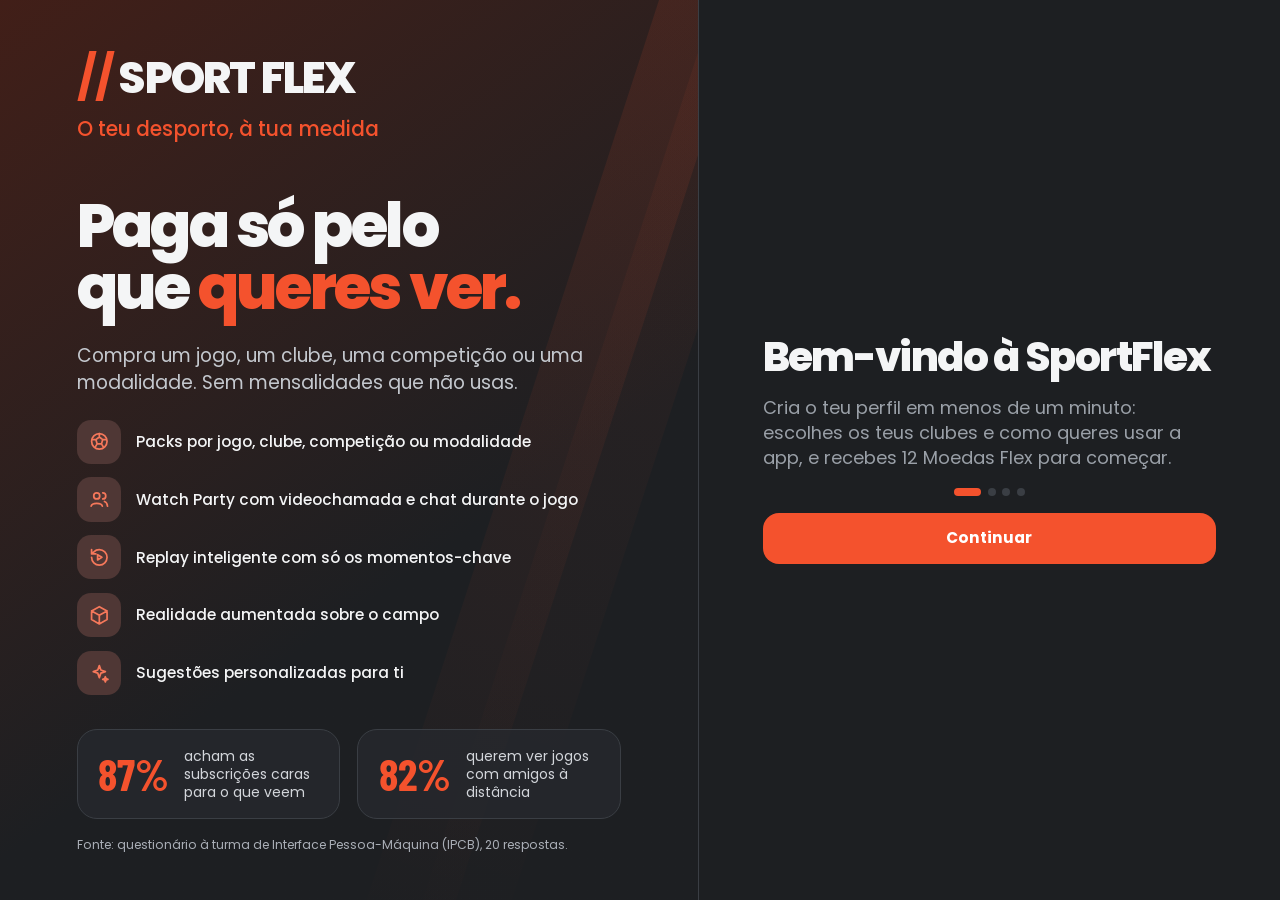
<file: index.html>
<!doctype html>
<html lang="pt">
<head>
<meta charset="utf-8">
<meta name="viewport" content="width=device-width,initial-scale=1,viewport-fit=cover">
<title>SportFlex</title>
<meta name="description" content="SportFlex: o teu desporto, à tua medida. Paga só pelo que queres ver.">
<meta name="theme-color" content="#1D1F22">
<meta name="color-scheme" content="dark">
<meta name="apple-mobile-web-app-capable" content="yes">
<meta name="mobile-web-app-capable" content="yes">
<meta name="apple-mobile-web-app-status-bar-style" content="black">
<meta name="apple-mobile-web-app-title" content="SportFlex">
<link rel="manifest" href="manifest.webmanifest">
<link rel="icon" href="icons/icon-192.png">
<link rel="apple-touch-icon" href="icons/apple-touch-icon.png">
<link rel="preconnect" href="https://fonts.googleapis.com">
<link rel="preconnect" href="https://fonts.gstatic.com" crossorigin>
<link rel="stylesheet" href="https://fonts.googleapis.com/css2?family=Barlow+Condensed:wght@600;700&family=Poppins:wght@400;500;600;700;800&display=swap">
<link rel="stylesheet" href="styles.css">
<style>[hidden]{display:none!important}img{max-width:100%}</style>
</head>
<body>
<div id="app"></div>
<div id="layer"></div>
<div id="toast" role="status" aria-live="polite"></div>
<script src="data.js"></script>
<script src="core.js"></script>
<script src="screens1.js"></script>
<script src="desk.js"></script>
<script src="player.js"></script>
<script src="ai.js"></script>
<script src="screens2.js"></script>
<script src="features.js"></script>
<script src="boot.js"></script>
<script>
if('serviceWorker' in navigator&&location.protocol.startsWith('http')){
  window.addEventListener('load',()=>navigator.serviceWorker.register('sw.js').catch(()=>{}));
  // quando sai uma versão nova, recarrega uma vez para a app passar a usá-la
  const had=!!navigator.serviceWorker.controller;let rl=false;
  navigator.serviceWorker.addEventListener('controllerchange',()=>{if(had&&!rl){rl=true;location.reload()}});
}
</script>
</body>
</html>
</file>
<file: styles.css>
/* Layout: phone-sized app shell, centered on wide screens; bottom tab bar; sheets slide up.
   Dark-first by brand: charcoal ground, one orange accent (user-changeable), green only for pitches and success. */
:root{
  --bg:#1D1F22; --bg2:#26292D; --bg3:#2F3237; --line:#3A3E44;
  --fg:#F4F5F6; --mut:#9AA0A8; --accent:#F4522D; --accent2:#FF7A45; --ok:#35C28A; --warn:#F5B942;
  --pitch1:#1C8A4F; --pitch2:#0F5C33;
  --ui:'Poppins',system-ui,sans-serif; --num:'Barlow Condensed','Poppins',sans-serif;
  color-scheme:dark;
}
*{box-sizing:border-box;margin:0;padding:0;-webkit-tap-highlight-color:transparent}
html{font-size:16px}
html.ts1{font-size:18px}html.ts2{font-size:20.5px}
html,body{height:100%}
body{background:var(--bg);color:var(--fg);font-family:var(--ui);font-size:.9rem;line-height:1.4;overflow:hidden;
  background-image:radial-gradient(600px 400px at 85% 0%,color-mix(in srgb,var(--accent) 22%,transparent),transparent),radial-gradient(500px 400px at 0% 100%,color-mix(in srgb,var(--accent) 10%,transparent),transparent)}
button{font:inherit;color:inherit;background:none;border:0;cursor:pointer;text-align:inherit}
button:focus-visible,input:focus-visible,[tabindex]:focus-visible{outline:2px solid var(--accent2);outline-offset:2px}
input{font:inherit;color:inherit}
svg.i{width:1.35em;height:1.35em;stroke:currentColor;fill:none;stroke-width:2;stroke-linecap:round;stroke-linejoin:round;flex:none}
#app{max-width:460px;height:100%;margin:0 auto;position:relative;background:var(--bg);overflow:hidden;display:flex;flex-direction:column}
.view{flex:1;overflow-y:auto;overflow-x:hidden;padding-block:0 6.5rem;padding-inline:max(16px,env(safe-area-inset-left,0px)) max(16px,env(safe-area-inset-right,0px));scrollbar-width:none}
.view::-webkit-scrollbar{display:none}
.col{display:flex;flex-direction:column;gap:.8rem}
.top{display:flex;align-items:center;justify-content:space-between;gap:.6rem;padding-block:1rem .6rem;position:sticky;top:0;background:linear-gradient(var(--bg) 78%,transparent);z-index:5}
.top h1{font-size:1.35rem;font-weight:700;letter-spacing:-.02em;line-height:1.15}
.top small{display:block;color:var(--mut);font-weight:400;font-size:.78rem}
.logo{font-weight:800;letter-spacing:-.04em;font-size:1.25rem;display:flex;gap:.3rem;align-items:baseline}
.logo b{color:var(--accent)}
.coinpill{display:flex;align-items:center;gap:.4rem;background:var(--bg3);border:1px solid var(--line);border-radius:99px;padding:.35rem .8rem .35rem .45rem;font-weight:600;font-size:.85rem}
.coin{width:1.15rem;height:1.15rem;border-radius:50%;background:radial-gradient(circle at 35% 30%,#ffe29a,var(--accent) 70%);display:inline-block;flex:none;box-shadow:inset 0 0 0 2px rgba(0,0,0,.18)}
.h2{display:flex;justify-content:space-between;align-items:baseline;margin-top:.6rem}
.h2 h2{font-size:1.02rem;font-weight:700;letter-spacing:-.01em}
.h2 button{color:var(--accent2);font-size:.8rem;font-weight:600}
.mut{color:var(--mut)}
.sm{font-size:.78rem}
/* buttons */
.btn{display:flex;align-items:center;justify-content:center;gap:.5rem;background:var(--accent);color:#fff;font-weight:700;border-radius:16px;padding:.85rem 1.1rem;min-height:3rem;text-align:center;transition:transform .12s,filter .12s}
.btn:active{transform:scale(.97)}
.btn.sec{background:var(--bg3);border:1px solid var(--line)}
.btn.ghost{background:transparent;border:1.5px solid var(--line)}
.btn.sm{min-height:2.3rem;padding:.4rem .9rem;border-radius:12px;font-size:.8rem}
.btn[disabled]{opacity:.45;pointer-events:none}
.row{display:flex;gap:.7rem;align-items:center}
.grow{flex:1;min-width:0}
.chip{display:inline-flex;align-items:center;gap:.35rem;padding:.4rem .85rem;border-radius:99px;background:var(--bg2);border:1.5px solid var(--line);font-weight:600;font-size:.8rem;white-space:nowrap}
.chip.on{background:color-mix(in srgb,var(--accent) 18%,var(--bg2));border-color:var(--accent);color:#fff}
.chips{display:flex;gap:.5rem;flex-wrap:wrap}
.strip{display:flex;gap:.7rem;overflow-x:auto;scroll-snap-type:x mandatory;margin-inline:calc(-1*max(16px,env(safe-area-inset-left,0px)));padding-inline:max(16px,env(safe-area-inset-left,0px));scrollbar-width:none;padding-bottom:.2rem}
.strip::-webkit-scrollbar{display:none}
.strip>*{scroll-snap-align:start;flex:none}
.card{background:var(--bg2);border:1px solid var(--line);border-radius:20px;padding:1rem}
/* seg */
.seg{display:flex;background:var(--bg2);border:1px solid var(--line);border-radius:14px;padding:.25rem;gap:.15rem}
.seg button{flex:1;text-align:center;padding:.5rem .2rem;border-radius:10px;font-weight:600;font-size:.78rem;color:var(--mut)}
.seg button.on{background:var(--accent);color:#fff}
/* crest */
.crest{width:2.5rem;height:2.5rem;flex:none}
.crest.lg{width:3.6rem;height:3.6rem}
.crest.xs{width:1.6rem;height:1.6rem}
/* hero recommendation */
.hero{width:84%;min-height:11.5rem;border-radius:24px;padding:1rem;position:relative;overflow:hidden;display:flex;flex-direction:column;justify-content:space-between;color:#fff;text-align:left}
.hero:after{content:"";position:absolute;right:-3rem;top:-3rem;width:11rem;height:11rem;border-radius:50%;border:2rem solid rgba(255,255,255,.09);pointer-events:none}
.hero .tags{display:flex;gap:.4rem;position:relative;z-index:1}
.tag{background:rgba(0,0,0,.42);backdrop-filter:blur(6px);border-radius:99px;padding:.2rem .65rem;font-size:.68rem;font-weight:700;letter-spacing:.02em;display:inline-flex;gap:.3rem;align-items:center}
.tag.live{background:var(--accent)}
.tag.ok{background:rgba(53,194,138,.9);color:#05281b}
.dot{width:.5rem;height:.5rem;border-radius:50%;background:currentColor;animation:pulse 1.4s infinite}
@keyframes pulse{50%{opacity:.25}}
.hero .vs{display:flex;align-items:center;gap:.7rem;position:relative;z-index:1}
.hero .vs b{font-family:var(--num);font-size:1.8rem;line-height:1}
.hero h3{font-size:1.05rem;font-weight:700;line-height:1.2;position:relative;z-index:1}
.why{font-size:.72rem;opacity:.85;display:flex;gap:.35rem;align-items:center;position:relative;z-index:1}
/* game card */
.g{display:flex;align-items:center;gap:.75rem;background:var(--bg2);border:1px solid var(--line);border-radius:20px;padding:.8rem;width:100%}
.g .tt{display:flex;flex-direction:column;gap:.15rem;min-width:0;flex:1}
.g .tt b{font-weight:600;font-size:.88rem;line-height:1.2}
.g .tt span{font-size:.72rem;color:var(--mut)}
.pair{display:flex;flex:none}
.pair .crest+.crest{margin-left:-.7rem}
.price{display:flex;align-items:center;gap:.3rem;font-weight:700;font-size:.85rem;background:color-mix(in srgb,var(--accent) 16%,var(--bg3));border:1px solid color-mix(in srgb,var(--accent) 45%,transparent);padding:.35rem .6rem;border-radius:12px;white-space:nowrap}
.price.own{background:rgba(53,194,138,.14);border-color:rgba(53,194,138,.5);color:var(--ok)}
.sc{font-family:var(--num);font-weight:700;font-size:1.15rem;letter-spacing:.02em}
/* nav */
.nav{position:absolute;left:0;right:0;bottom:0;display:flex;justify-content:space-around;padding:.5rem max(8px,env(safe-area-inset-right,0px)) calc(.5rem + env(safe-area-inset-bottom,0px)) max(8px,env(safe-area-inset-left,0px));background:rgba(21,22,25,.94);backdrop-filter:blur(14px);border-top:1px solid var(--line);z-index:20}
.nav button{display:flex;flex-direction:column;align-items:center;gap:.15rem;color:var(--mut);font-size:.66rem;font-weight:600;min-width:3.6rem;padding:.25rem}
.nav button.on{color:var(--accent)}
.nav svg.i{width:1.5rem;height:1.5rem}
.fab{position:absolute;right:max(16px,env(safe-area-inset-right,0px));bottom:calc(5.4rem + env(safe-area-inset-bottom,0px));width:3.4rem;height:3.4rem;border-radius:50%;background:linear-gradient(135deg,var(--accent2),var(--accent));display:grid;place-items:center;box-shadow:0 10px 30px color-mix(in srgb,var(--accent) 55%,transparent);z-index:19;color:#fff}
.fab svg.i{width:1.6rem;height:1.6rem}
/* sheet */
#layer{position:fixed;inset:0;pointer-events:none;z-index:50}
.sheetwrap{position:absolute;inset:0;display:flex;justify-content:center;align-items:flex-end;pointer-events:auto}
.scrim{position:absolute;inset:0;background:rgba(0,0,0,.6);animation:fade .2s}
@keyframes fade{from{opacity:0}}
.sheet{position:relative;width:100%;max-width:460px;max-height:88%;overflow-y:auto;background:var(--bg2);border:1px solid var(--line);border-radius:28px 28px 0 0;padding:1rem max(18px,env(safe-area-inset-right,0px)) calc(1.4rem + env(safe-area-inset-bottom,0px)) max(18px,env(safe-area-inset-left,0px));animation:up .28s cubic-bezier(.2,.8,.2,1);display:flex;flex-direction:column;gap:.9rem}
@keyframes up{from{transform:translateY(40%);opacity:0}}
.sheet.full{height:88%}
.grab{width:2.6rem;height:.28rem;background:var(--line);border-radius:9px;margin:-.2rem auto .1rem;flex:none}
.sheet h3{font-size:1.15rem;font-weight:700;letter-spacing:-.01em}
#toast{position:fixed;left:50%;top:max(16px,env(safe-area-inset-top,0px));transform:translate(-50%,calc(-100% - 60px));opacity:0;pointer-events:none;background:#fff;color:#16181b;font-weight:600;padding:.7rem 1.1rem;border-radius:16px;box-shadow:0 14px 40px rgba(0,0,0,.5);z-index:99;transition:transform .35s cubic-bezier(.2,.9,.3,1.2);max-width:min(92vw,420px);text-align:center;font-size:.85rem}
#toast.show{transform:translate(-50%,0);opacity:1}
/* toggle */
.sw{width:3rem;height:1.7rem;border-radius:99px;background:var(--bg3);border:1px solid var(--line);position:relative;flex:none;transition:background .2s}
.sw:after{content:"";position:absolute;left:.2rem;top:.2rem;width:1.2rem;height:1.2rem;border-radius:50%;background:#fff;transition:transform .2s}
.sw.on{background:var(--accent);border-color:var(--accent)}
.sw.on:after{transform:translateX(1.3rem)}
.list{display:flex;flex-direction:column}
.li{display:flex;align-items:center;gap:.8rem;padding:.8rem 0;border-bottom:1px solid var(--line);width:100%}
.li:last-child{border-bottom:0}
.ic{width:2.6rem;height:2.6rem;border-radius:14px;background:color-mix(in srgb,var(--accent) 16%,var(--bg3));color:var(--accent2);display:grid;place-items:center;flex:none}
.big{font-family:var(--num);font-weight:700;line-height:.95;letter-spacing:.01em}
.bar{height:.5rem;border-radius:9px;background:var(--bg3);overflow:hidden}
.bar>i{display:block;height:100%;background:var(--accent);border-radius:9px;transition:width .5s}
.search{display:flex;align-items:center;gap:.6rem;background:var(--bg2);border:1px solid var(--line);border-radius:16px;padding:.7rem .9rem;color:var(--mut)}
.search input{background:none;border:0;outline:0;flex:1;min-width:0}
/* player */
.stage{position:relative;border-radius:22px;overflow:hidden;background:var(--pitch2);aspect-ratio:16/10.5;width:100%}
.stage canvas{width:100%;height:100%;display:block}
.sb{display:flex;align-items:center;justify-content:space-between;gap:.5rem;background:rgba(10,11,13,.78);backdrop-filter:blur(8px);border-radius:16px;padding:.5rem .8rem;position:absolute;left:.6rem;right:.6rem;bottom:.6rem}
.sb .t{display:flex;align-items:center;gap:.45rem;font-weight:600;font-size:.78rem;min-width:0}
.sb .t.r{flex-direction:row-reverse}
.sb .mid{text-align:center}
.sb .mid .sc{font-size:1.5rem;line-height:1}
.sb .mid small{display:block;font-size:.68rem;color:var(--accent2);font-weight:700}
.banner{position:absolute;left:.6rem;top:.6rem;right:.6rem;display:flex;justify-content:space-between;pointer-events:none}
.lock{position:absolute;inset:0;background:rgba(14,15,17,.82);backdrop-filter:blur(7px);display:flex;flex-direction:column;align-items:center;justify-content:center;gap:.7rem;text-align:center;padding:1rem}
.ptabs{display:flex;gap:.4rem;overflow-x:auto;scrollbar-width:none}
.ptabs button{flex:none;padding:.5rem .9rem;border-radius:12px;background:var(--bg2);border:1px solid var(--line);font-weight:600;font-size:.78rem;color:var(--mut);display:flex;gap:.4rem;align-items:center}
.ptabs button.on{color:#fff;background:color-mix(in srgb,var(--accent) 22%,var(--bg2));border-color:var(--accent)}
.feed{display:flex;flex-direction:column;gap:.5rem}
.ev{display:flex;gap:.7rem;align-items:center;font-size:.82rem}
.ev b{font-family:var(--num);font-size:1.05rem;color:var(--accent2);min-width:2.2rem}
.msgs{display:flex;flex-direction:column;gap:.45rem;max-height:13rem;overflow-y:auto;scrollbar-width:none}
.m{background:var(--bg3);border-radius:16px 16px 16px 4px;padding:.5rem .8rem;font-size:.82rem;max-width:84%;width:fit-content}
.m small{display:block;color:var(--accent2);font-weight:700;font-size:.68rem}
.m.me{background:var(--accent);margin-left:auto;border-radius:16px 16px 4px 16px}
.m.me small{display:none}
.inp{display:flex;gap:.5rem}
.inp input{flex:1;min-width:0;background:var(--bg3);border:1px solid var(--line);border-radius:14px;padding:.7rem .9rem;outline:0}
.tiles{display:grid;grid-template-columns:repeat(3,1fr);gap:.5rem}
.tile{aspect-ratio:3/4;border-radius:16px;position:relative;overflow:hidden;display:flex;align-items:flex-end;padding:.5rem;font-weight:600;font-size:.74rem}
.tile:before{content:"";position:absolute;left:50%;top:22%;width:38%;aspect-ratio:1;border-radius:50%;background:rgba(255,255,255,.55);transform:translateX(-50%)}
.tile:after{content:"";position:absolute;left:50%;top:60%;width:70%;aspect-ratio:1;border-radius:50%;background:rgba(255,255,255,.32);transform:translateX(-50%)}
.tile span{position:relative;z-index:1;display:flex;align-items:center;gap:.3rem}
.tile.talk{box-shadow:0 0 0 2px var(--ok)}
.tile.add{background:var(--bg3);border:1.5px dashed var(--line);display:grid;place-items:center;color:var(--mut)}
.tile.add:before,.tile.add:after{display:none}
.rx{position:absolute;bottom:.6rem;font-size:1.4rem;animation:float 2s ease-out forwards;pointer-events:none}
@keyframes float{to{transform:translateY(-6rem);opacity:0}}
.opt{display:flex;flex-direction:column;gap:.4rem;padding:.7rem .8rem;border-radius:14px;background:var(--bg3);border:1.5px solid var(--line);width:100%;position:relative;overflow:hidden}
.opt>i{position:absolute;left:0;top:0;bottom:0;background:color-mix(in srgb,var(--accent) 24%,transparent);transition:width .6s;z-index:0}
.opt>*{position:relative;z-index:1}
.opt.on{border-color:var(--accent)}
.tl{display:flex;gap:.5rem;overflow-x:auto;scrollbar-width:none}
.mom{flex:none;background:var(--bg3);border:1.5px solid var(--line);border-radius:14px;padding:.55rem .8rem;font-size:.76rem;font-weight:600;text-align:left}
.mom b{font-family:var(--num);color:var(--accent2);display:block;font-size:1rem}
.mom.on{border-color:var(--accent);background:color-mix(in srgb,var(--accent) 20%,var(--bg3))}
.stepper{display:flex;align-items:center;gap:.5rem}
.stepper button{width:2.2rem;height:2.2rem;border-radius:10px;background:var(--bg3);border:1px solid var(--line);display:grid;place-items:center;font-weight:700;font-size:1.1rem}
.stepper b{font-family:var(--num);font-size:1.6rem;min-width:1.4rem;text-align:center}
.sw-color{width:2.4rem;height:2.4rem;border-radius:50%;border:3px solid transparent;flex:none}
.sw-color.on{border-color:#fff}
.hero-wallet{border-radius:26px;padding:1.2rem;background:linear-gradient(140deg,color-mix(in srgb,var(--accent) 85%,#000),#5a1708);position:relative;overflow:hidden}
.hero-wallet:after{content:"";position:absolute;right:-3rem;bottom:-4rem;width:12rem;height:12rem;border-radius:50%;border:2.4rem solid rgba(255,255,255,.08)}
.rank{display:flex;align-items:center;gap:.7rem;padding:.55rem .7rem;border-radius:14px}
.rank.me{background:color-mix(in srgb,var(--accent) 18%,var(--bg2));border:1px solid var(--accent)}
.rank .n{font-family:var(--num);font-size:1.2rem;width:1.4rem;text-align:center;color:var(--mut)}
.av{width:2.3rem;height:2.3rem;border-radius:50%;display:grid;place-items:center;font-weight:700;font-size:.85rem;flex:none}
.dim{opacity:.55}
/* onboarding */
.ob{position:absolute;inset:0;z-index:30;background:var(--bg);display:flex;flex-direction:column;padding:max(1.4rem,env(safe-area-inset-top,0px)) max(20px,env(safe-area-inset-right,0px)) calc(1.4rem + env(safe-area-inset-bottom,0px)) max(20px,env(safe-area-inset-left,0px));gap:1rem;overflow-y:auto}
.ob h1{font-size:2rem;line-height:1.05;font-weight:800;letter-spacing:-.04em;text-wrap:balance}
.ob h1 em{font-style:normal;color:var(--accent)}
.dots{display:flex;gap:.4rem;justify-content:center}
.dots i{width:.45rem;height:.45rem;border-radius:9px;background:var(--line);transition:all .25s}
.dots i.on{width:1.6rem;background:var(--accent)}
.pickgrid{display:grid;grid-template-columns:1fr 1fr;gap:.6rem}
.pick{display:flex;align-items:center;gap:.6rem;background:var(--bg2);border:1.5px solid var(--line);border-radius:16px;padding:.7rem;font-weight:600;font-size:.82rem}
.pick.on{border-color:var(--accent);background:color-mix(in srgb,var(--accent) 16%,var(--bg2))}
.slashes{font-weight:800;color:var(--accent)}
/* Modo Essencial */
body.ess{font-size:1.1rem}
body.ess .btn{min-height:3.8rem;font-size:1.1rem;border-radius:20px}
body.ess .g{padding:1.1rem;border-radius:24px}
body.ess .g .tt b{font-size:1.1rem}
body.ess .g .tt span{font-size:.9rem}
body.ess .nav button{font-size:.95rem;min-width:5rem}
body.ess .nav svg.i{width:2rem;height:2rem}
body.ess .top h1{font-size:1.7rem}
body.ess .crest{width:3.4rem;height:3.4rem}
body.ess .price{font-size:1.05rem}
@media(prefers-reduced-motion:reduce){*{animation-duration:.01ms!important;transition-duration:.01ms!important}}

img.crest{object-fit:contain;filter:drop-shadow(0 2px 4px rgba(0,0,0,.35))}

/* ---------- Layouts adaptáveis ---------- */
.wrap{width:100%}
.nav .rail-logo{display:none}
.pgrid{display:flex;flex-direction:column;gap:.8rem}
.pside{display:flex;flex-direction:column;gap:.8rem;min-width:0}
.pstage{min-width:0}
@media(max-width:340px){.hero{width:92%}.top h1{font-size:1.15rem}.coinpill{padding-right:.6rem}.ptabs button{padding:.45rem .7rem}}
/* Telemóveis dobráveis abertos, tablets e janelas médias: ecrã inteiro com barra lateral */
@media(min-width:700px){
  body{background-image:radial-gradient(900px 600px at 90% 0%,color-mix(in srgb,var(--accent) 18%,transparent),transparent),radial-gradient(700px 500px at 0% 100%,color-mix(in srgb,var(--accent) 9%,transparent),transparent)}
  #app{max-width:none;width:100%;flex-direction:row;background:transparent}
  .nav{order:-1;position:relative;flex-direction:column;justify-content:flex-start;align-items:stretch;gap:.3rem;width:6.4rem;flex:none;padding:1.2rem .6rem;border-top:0;border-right:1px solid var(--line);background:rgba(21,22,25,.7)}
  .nav .rail-logo{display:flex;flex-direction:column;align-items:center;margin-bottom:1.2rem;font-weight:800;letter-spacing:-.04em;line-height:1}
  .nav .rail-logo b{color:var(--accent);font-size:1.7rem}.nav .rail-logo span{font-size:.62rem;margin-top:.2rem}
  .nav button{border-radius:16px;padding:.7rem .3rem;min-width:0}
  .nav button:hover{background:var(--bg3)}.nav button.on{background:color-mix(in srgb,var(--accent) 16%,var(--bg2))}
  .view{padding-inline:max(24px,env(safe-area-inset-left,0px)) max(24px,env(safe-area-inset-right,0px));padding-bottom:3rem}
  .wrap{max-width:60rem;margin:0 auto}
  .fab{bottom:1.6rem;right:1.6rem}
  .hero{width:24rem}
  .gl,#exlist{display:grid!important;grid-template-columns:repeat(auto-fill,minmax(19rem,1fr));gap:.7rem!important}
  #exlist .h2{grid-column:1/-1}
  .col.two{display:grid;grid-template-columns:repeat(2,minmax(0,1fr));align-items:start;gap:1rem 1.2rem!important}
  .col.two>.hero-wallet,.col.two>.h2{grid-column:1/-1}
  .pgrid{display:grid;grid-template-columns:minmax(0,1.35fr) minmax(0,1fr);gap:1.2rem;align-items:start}
  .pstage{position:sticky;top:4.8rem}
  .pgrid .msgs{max-height:18rem}
  .sheetwrap{align-items:center}
  .sheet{max-width:34rem;border-radius:28px;max-height:86%;padding-bottom:1.4rem}
  .sheet.full{height:80%}
  .ob{inset:0;margin:auto;width:min(33rem,calc(100% - 3rem));height:min(46rem,calc(100% - 3rem));border-radius:32px;border:1px solid var(--line);box-shadow:0 40px 100px rgba(0,0,0,.5);padding-inline:2rem}
  .strip{margin-inline:0;padding-inline:0}
}
/* Computadores: interface maior */
@media(min-width:1100px){
  html{font-size:17px}
  .wrap{max-width:78rem}
  .nav{width:8.4rem}.nav .rail-logo b{font-size:2.1rem}.nav .rail-logo span{font-size:.72rem}
  .nav button{font-size:.78rem}.nav svg.i{width:1.7rem;height:1.7rem}
  .hero{width:27rem;min-height:13rem}
  .gl,#exlist{grid-template-columns:repeat(auto-fill,minmax(22rem,1fr))}
  .pgrid{grid-template-columns:minmax(0,1.7fr) minmax(0,1fr)}
  .col.two{grid-template-columns:repeat(2,minmax(0,1fr))}
}
@media(min-width:1700px){html{font-size:18px}.wrap{max-width:92rem}.gl,#exlist{grid-template-columns:repeat(auto-fill,minmax(24rem,1fr))}}
/* Telemóvel na horizontal ou janelas baixas */
@media(min-width:700px) and (max-height:520px){
  .nav{width:4.6rem;padding:.5rem .3rem}.nav .rail-logo{display:none}.nav button span{font-size:.6rem}
  .nav button{padding:.4rem .1rem}.pstage{top:3.6rem}
  .top{padding-block:.5rem .3rem}
}

/* ---------- Home para computador ---------- */
.crest.xl{width:8.5rem;height:8.5rem;filter:drop-shadow(0 8px 24px rgba(0,0,0,.45))}
.dsearch{display:flex;align-items:center;gap:.6rem;flex:1;max-width:26rem;background:var(--bg2);border:1px solid var(--line);border-radius:16px;padding:.7rem 1rem;color:var(--mut);margin-left:auto}
.dsearch:hover{border-color:var(--accent)}
.top .btn.sm{flex:none}
.dh{display:grid;grid-template-columns:minmax(0,2fr) minmax(0,1fr);gap:1.4rem;align-items:start;padding-top:.4rem}
.dh .full{grid-column:1/-1}
.dh-h{display:flex;justify-content:space-between;align-items:baseline;margin-bottom:.8rem}
.dh-h h2{font-size:1.2rem;font-weight:700;letter-spacing:-.02em;display:flex;gap:.5rem;align-items:center}
.dh-h button,.mini{color:var(--accent2);font-weight:600;font-size:.82rem;display:inline-flex;align-items:center;gap:.2rem}
.mini svg.i{width:1em;height:1em}
.dside{display:flex;flex-direction:column;gap:1.4rem}
.dbanner{border-radius:30px;padding:2rem 2.2rem;min-height:21rem;display:grid;grid-template-columns:minmax(0,1.3fr) minmax(0,1fr);gap:1rem;align-items:center;position:relative;overflow:hidden;color:#fff}
.dbanner:after{content:"";position:absolute;right:-6rem;top:-7rem;width:24rem;height:24rem;border-radius:50%;border:4rem solid rgba(255,255,255,.07);pointer-events:none}
.dbl{display:flex;flex-direction:column;gap:1rem;position:relative;z-index:1;min-width:0}
.dbl .tags{display:flex;gap:.5rem;flex-wrap:wrap}
.dbl h2{font-size:2.3rem;line-height:1.08;font-weight:800;letter-spacing:-.04em;text-wrap:balance}
.dbl .why{font-size:.9rem;opacity:.9;display:flex;gap:.4rem;align-items:center}
.dbr{display:flex;align-items:center;justify-content:center;gap:1.4rem;position:relative;z-index:1}
.dbr b{font-family:var(--num);font-size:2.6rem;opacity:.8}
.cd{display:flex;gap:.6rem}
.cdb{background:rgba(0,0,0,.38);backdrop-filter:blur(6px);border-radius:16px;padding:.5rem .8rem;min-width:4.2rem;text-align:center}
.cdb b{display:block;font-family:var(--num);font-size:2rem;line-height:1;font-variant-numeric:tabular-nums}
.cdb small{font-size:.65rem;opacity:.8;text-transform:lowercase}
.dwallet{background:linear-gradient(150deg,color-mix(in srgb,var(--accent) 22%,var(--bg2)),var(--bg2))}
.dgrid4{display:grid;grid-template-columns:repeat(auto-fill,minmax(17rem,1fr));gap:1rem}
.dgrid4 .hero{width:100%}
.dcal{padding:1.2rem 1.3rem}
.cal-day{font-size:.78rem;font-weight:700;color:var(--accent2);margin:1rem 0 .3rem;text-transform:capitalize;letter-spacing:.01em}
.cal-day:first-child{margin-top:0}
.cal-row{display:flex;align-items:center;gap:.9rem;width:100%;padding:.65rem .7rem;border-radius:14px;transition:background .15s}
.cal-row:hover{background:var(--bg3)}
.cal-row .grow b{font-weight:600;font-size:.9rem;display:block}
.cal-t{font-family:var(--num);font-size:1.25rem;font-weight:700;min-width:3.4rem;color:var(--fg);font-variant-numeric:tabular-nums}
.dparty{background:linear-gradient(130deg,color-mix(in srgb,var(--accent) 26%,var(--bg2)),var(--bg2))}
.dcomps{display:grid;grid-template-columns:repeat(auto-fill,minmax(14.5rem,1fr));gap:1rem}
.ctile{background:var(--bg2);border:1px solid var(--line);border-radius:20px;padding:1rem;display:flex;flex-direction:column;gap:.45rem;align-items:flex-start}
.ctile .price{margin-top:.3rem}
.dres{display:flex;flex-direction:column;gap:.5rem;text-align:left;transition:border-color .15s}
.dres:hover,.hero:hover{border-color:var(--accent)}
.hero{transition:transform .18s}.hero:hover{transform:translateY(-3px)}
@media(max-width:1250px){.dbanner{grid-template-columns:1fr}.dbr{display:none}}

@media(min-width:1250px){.dgrid4{grid-template-columns:repeat(4,minmax(0,1fr))}}
.dbl .row{flex-wrap:nowrap!important}

/* Arranque e navegação: ajustes */
.ob-main{display:flex;flex-direction:column;gap:1rem;flex:1;min-height:0}
.ob-welcome{display:contents}
.ob-dw,.ob-brand{display:none}
.nav .rail-logo.on{background:color-mix(in srgb,var(--accent) 16%,var(--bg2));border-radius:16px}
@media(min-width:700px){
  .nav button[data-v=home]:not(.rail-logo){display:none}
  .nav .rail-logo{min-width:0;width:100%;padding:.8rem .3rem;gap:.2rem;margin-bottom:1rem;border-radius:16px;color:var(--fg);font-size:inherit}
  .nav .rail-logo:hover{background:var(--bg3)}
  .nav .rail-logo.on:hover{background:color-mix(in srgb,var(--accent) 16%,var(--bg2))}
}
@media(min-width:700px) and (max-height:520px){.nav button[data-v=home]:not(.rail-logo){display:flex}.nav .rail-logo{display:none}}
@media(min-width:1100px){
  .ob{inset:0;width:auto;height:auto;margin:0;border:0;border-radius:0;box-shadow:none;padding:0;gap:0;flex-direction:row;overflow:hidden}
  .ob-brand{display:flex;flex:1.2;position:relative;overflow:hidden;align-items:center;padding:3rem clamp(3rem,6vw,6rem);background:linear-gradient(145deg,color-mix(in srgb,var(--accent) 22%,#0f1012),var(--bg) 62%);border-right:1px solid var(--line)}
  .ob-brand:before,.ob-brand:after{content:"";position:absolute;top:-10%;bottom:-10%;width:5rem;background:linear-gradient(var(--accent),transparent);transform:rotate(18deg);opacity:.12;pointer-events:none}
  .ob-brand:before{right:14%}.ob-brand:after{right:6%;opacity:.07}
  .obb-in{position:relative;z-index:1;display:flex;flex-direction:column;gap:1.4rem;max-width:36rem}
  .obb-tag{color:var(--accent);font-weight:500;font-size:1.2rem;margin-top:-1rem}
  .obb-in h2{font-size:3.6rem;line-height:1.02;font-weight:800;letter-spacing:-.045em;margin-top:1.6rem;text-wrap:balance}
  .obb-in h2 em{font-style:normal;color:var(--accent)}
  .obb-in p{color:#c4c8ce;font-size:1.1rem;max-width:30rem}
  .obb-list{list-style:none;display:flex;flex-direction:column;gap:.8rem}
  .obb-list li{display:flex;align-items:center;gap:.9rem;font-weight:500}
  .obb-stats{display:flex;gap:1rem;margin-top:.6rem}
  .obb-stats div{flex:1;background:rgba(38,41,45,.8);border:1px solid var(--line);border-radius:20px;padding:1rem 1.2rem;display:flex;align-items:center;gap:.9rem}
  .obb-stats b{font-family:var(--num);font-size:2.6rem;color:var(--accent);line-height:1}
  .obb-stats span{font-size:.82rem;color:#d3d6db;line-height:1.3}
  .ob-main{flex:1;justify-content:center;padding:3rem clamp(2.5rem,5vw,5.5rem);overflow-y:auto;background:var(--bg)}
  .ob-main>*{width:100%;max-width:30rem;margin-inline:auto}
  .ob-welcome{display:none}
  .ob-dw{display:flex;flex-direction:column;gap:1rem}
  .ob-dw h1{font-size:2.4rem}
  .ob-dw p{font-size:1.05rem}
  .pickgrid{grid-template-columns:1fr 1fr}
}

/* ===== Movimento e transições ===== */
@keyframes rise{from{opacity:0;transform:translate3d(var(--dx,0),var(--dy,16px),0)}}
@keyframes fadeout{to{opacity:0}}
@keyframes down{to{transform:translateY(45%);opacity:0}}
@keyframes popin{from{transform:translateY(14px) scale(.96);opacity:0}}
@keyframes popout{to{transform:translateY(10px) scale(.97);opacity:0}}
@keyframes bump{40%{transform:scale(1.25);color:var(--accent2)}}
@keyframes navpop{40%{transform:translateY(-3px) scale(1.14)}}
.view.enter{--dy:16px}
.view.enter[data-dir=fwd]{--dx:28px;--dy:0px}
.view.enter[data-dir=back]{--dx:-28px;--dy:0px}
.view.enter[data-dir=deep]{--dy:30px}
.view.enter .wrap>*,.view.enter .dh>*{animation:rise .55s cubic-bezier(.2,.75,.25,1) backwards}
.view.enter .wrap>.dh{animation:none}
.view.enter .wrap>:nth-child(2),.view.enter .dh>:nth-child(2){animation-delay:.05s}
.view.enter .wrap>:nth-child(3),.view.enter .dh>:nth-child(3){animation-delay:.1s}
.view.enter .wrap>:nth-child(4),.view.enter .dh>:nth-child(4){animation-delay:.15s}
.view.enter .wrap>:nth-child(5),.view.enter .dh>:nth-child(5){animation-delay:.2s}
.view.enter .wrap>:nth-child(6),.view.enter .dh>:nth-child(6){animation-delay:.25s}
.view.enter .wrap>:nth-child(7),.view.enter .dh>:nth-child(7){animation-delay:.3s}
.view.enter .wrap>:nth-child(n+8),.view.enter .dh>:nth-child(n+8){animation-delay:.35s}
@media(min-width:700px){.view.enter,.view.enter[data-dir]{--dx:0px;--dy:14px}.view.enter[data-dir=deep]{--dy:22px}}
/* navegação: indicador deslizante */
.nav button{position:relative;z-index:1;transition:color .2s}
.nav-ind{position:absolute;left:0;top:0;z-index:0;pointer-events:none;border-radius:14px;background:color-mix(in srgb,var(--accent) 16%,var(--bg2));transition:transform .45s cubic-bezier(.3,.9,.3,1.08),width .3s,height .3s}
.nav.has-ind button.on,.nav.has-ind button.on:hover,.nav.has-ind .rail-logo.on,.nav.has-ind .rail-logo.on:hover{background:transparent}
.nav.enter button.on svg{animation:navpop .45s cubic-bezier(.3,.9,.3,1.2)}
/* janelas */
.sheet{animation:up .42s cubic-bezier(.16,.9,.25,1)}
.sheetwrap.out{pointer-events:none}
.sheetwrap.out .scrim{animation:fadeout .22s forwards}
.sheetwrap.out .sheet{animation:down .22s cubic-bezier(.5,0,.8,.4) forwards}
@media(min-width:700px){.sheet{animation:popin .34s cubic-bezier(.16,.9,.25,1)}.sheetwrap.out .sheet{animation:popout .2s forwards}}
/* contadores */
[data-count]{display:inline-block;font-variant-numeric:tabular-nums}
[data-count].bump{animation:bump .6s ease}
/* feedback ao toque e ao passar o rato */
.g,.li,.chip,.cal-row,.ctile,.dres,.card[data-a],.coinpill,.mini,.price{transition:transform .16s cubic-bezier(.3,.8,.3,1),background .18s,border-color .18s,box-shadow .2s}
.g:active,.li:active,.chip:active,.cal-row:active,.dres:active,.coinpill:active,.card[data-a]:active,.hero:active,.stepper button:active,.seg button:active,.ptabs button:active{transform:scale(.97)}
.btn{transition:transform .14s cubic-bezier(.3,.8,.3,1),filter .18s,background .18s}
@media(hover:hover){
 .g:hover,.dres:hover,.ctile:hover{transform:translateY(-2px);border-color:color-mix(in srgb,var(--accent) 45%,var(--line));box-shadow:0 10px 24px rgba(0,0,0,.28)}
 .btn:not(.sec):not(.ghost):not([disabled]):hover{filter:brightness(1.08)}
 .btn.sec:not([disabled]):hover{background:color-mix(in srgb,var(--bg3) 82%,#fff)}
 .chip:hover{border-color:var(--accent)}
}
.hero{transition:transform .22s cubic-bezier(.3,.8,.3,1),box-shadow .22s}
@media(hover:hover){.hero:hover{box-shadow:0 14px 30px rgba(0,0,0,.35)}}
.bar i{transition:width .7s cubic-bezier(.2,.8,.2,1)}
@media(prefers-reduced-motion:reduce){.view.enter .wrap>*,.view.enter .dh>*,.sheet,.nav-ind,[data-count].bump{animation:none!important;transition:none!important}}

/* ===== Layout: ajustes ===== */
/* faixas horizontais passam a grelha em ecrãs largos (nada fica cortado) */
@media(min-width:700px){
 .strip{display:grid;grid-template-columns:repeat(auto-fill,minmax(16rem,1fr));overflow:visible;scroll-snap-type:none;gap:1rem}
 .strip>*{width:auto!important;min-width:0}
 .strip .hero{width:100%!important}
}
/* Home em computador: calendário logo abaixo da faixa principal, com scroll próprio */
.dcal .cal{max-height:34rem;overflow-y:auto;padding-right:.4rem;scrollbar-width:thin;scrollbar-color:var(--bg3) transparent}
/* Prémios e Carteira em duas colunas independentes */
.cA,.cB{display:contents}
@media(min-width:700px){
 .cA,.cB{display:flex;flex-direction:column;gap:1rem;min-width:0}
 .col.two>.cA,.col.two>.cB{align-self:start}
 .ptabs{flex-wrap:wrap;overflow:visible}
}

/* ecrãs muito estreitos (dobrável fechado) e colunas apertadas */
.prow{flex-wrap:wrap;gap:.6rem}
.prow .btn{margin-left:auto}
.seg button{min-width:0;overflow:hidden;text-overflow:ellipsis;white-space:nowrap;padding-inline:.15rem;font-size:clamp(.62rem,3.2vw,.78rem)}
.top .logo{white-space:nowrap}
@media(max-width:340px){.top .logo{font-size:1.15rem}.top .tag{display:none}}

/* assistente: a escrever */
.typing{display:inline-flex;gap:.25rem;align-items:center;height:1rem}
.typing i{width:.4rem;height:.4rem;border-radius:50%;background:var(--mut);animation:typ 1.1s infinite ease-in-out}
.typing i:nth-child(2){animation-delay:.15s}.typing i:nth-child(3){animation-delay:.3s}
@keyframes typ{0%,60%,100%{transform:translateY(0);opacity:.45}30%{transform:translateY(-4px);opacity:1}}
@media(prefers-reduced-motion:reduce){.typing i{animation:none!important}}

/* condições dos packs, acessos e zona secundária */
.pinfo{display:flex;flex-direction:column;padding:.2rem 1rem}
.pi{display:grid;grid-template-columns:7rem 1fr;gap:.7rem;padding:.65rem 0;border-top:1px solid var(--line);font-size:.82rem;line-height:1.4}
.pi:first-child{border-top:0}.pi b{color:var(--mut);font-weight:500}
@media(max-width:380px){.pi{grid-template-columns:1fr;gap:.15rem}}
.pname{background:transparent;border:0;border-bottom:1px dashed var(--line);color:var(--fg);font:inherit;font-weight:700;font-size:1.1rem;width:100%;padding:.1rem 0;outline:0}
.pname:focus{border-bottom-color:var(--accent)}
.strip.one{display:block;overflow:visible}.strip.one .hero{width:100%}
@media(min-width:700px){.strip.one{display:block}}
.sec2{opacity:.96}
.dsec2{display:grid;grid-template-columns:repeat(auto-fit,minmax(18rem,1fr));gap:1rem}
.obb-src{font-size:.72rem;color:#a9aeb6;margin-top:-.4rem}
@media(min-width:1100px){.ob-main>.btn.ghost{width:100%}}
.cal-day{text-transform:none}.cal-day:first-letter{text-transform:uppercase}
/* ---- comparador, os meus jogos, filtros, sincronização ---- */
.fbar{display:flex;flex-direction:column;gap:.5rem}
.chip[disabled]{opacity:.4;pointer-events:none}
.dchip{position:relative;overflow:hidden;cursor:pointer}
.dchip input{position:absolute;inset:0;width:100%;height:100%;opacity:0;cursor:pointer;border:0}
.g.cmp{text-align:left}
.g.cmp .chk{width:1.5rem;height:1.5rem;border-radius:8px;border:2px solid var(--line);display:grid;place-items:center;flex:none;color:#fff;transition:background .15s,border-color .15s}
.g.cmp .chk svg.i{width:1rem;height:1rem;stroke-width:3}
.g.cmp.on{border-color:var(--accent);background:color-mix(in srgb,var(--accent) 10%,var(--bg2))}
.g.cmp.on .chk{background:var(--accent);border-color:var(--accent)}
.g.cmp[disabled]{opacity:.55;cursor:default}
.cmpdet .li{border-bottom:1px solid var(--line)}
.cmpsum{position:sticky;bottom:5.4rem;display:flex;align-items:center;gap:.7rem;background:var(--bg3);border:1px solid var(--accent);border-radius:18px;padding:.6rem .8rem;box-shadow:0 8px 24px rgba(0,0,0,.4);z-index:6;margin-top:.4rem}
.mj{display:flex;align-items:center;gap:.6rem;background:var(--bg2);border:1px solid var(--line);border-radius:18px;padding:.55rem .7rem;width:100%}
.mjm{display:flex;align-items:center;gap:.7rem;flex:1;min-width:0;text-align:left}
.mjm .tt{display:flex;flex-direction:column;gap:.1rem;min-width:0;flex:1}
.mjm .tt b{font-weight:600;font-size:.86rem;line-height:1.2}
.mjm .tt>span:not(.tag){font-size:.72rem;color:var(--mut)}
.mj .btn{flex:none}
.syncbox{background:var(--bg3);border-radius:16px;padding:.8rem}
.syr{display:flex;align-items:center;gap:.6rem}
.syr .sn{min-width:5.6rem;font-weight:600;font-size:.82rem}
.syr .bar{height:.4rem}
.dh-h .sm{font-weight:500}
@media(min-width:700px){
 .cmpsum{display:none}
 .cB:has(.cmpwrap){align-self:stretch!important}
 .cmpwrap{position:sticky;top:5rem}
}
@media(max-width:380px){.mj{flex-wrap:wrap}.mj .btn{width:100%}}
@media(min-width:1251px) and (max-width:1450px){.crest.xl{width:6rem;height:6rem}.dbr{gap:.8rem}.dbr b{font-size:2rem}}
.dsearch{min-width:11rem}.dsearch span{white-space:nowrap;overflow:hidden;text-overflow:ellipsis;min-width:0}
.fbar .chip{padding:.38rem .75rem;font-size:.76rem}
@media(max-width:699px){.fbar .chips{flex-wrap:nowrap;overflow-x:auto;scrollbar-width:none;margin-inline:-16px;padding-inline:16px}.fbar .chips::-webkit-scrollbar{display:none}.fbar .chip{flex:none}}
span.chip{white-space:normal;max-width:100%;line-height:1.25}
.vmic{width:5rem;height:5rem;border-radius:50%;background:var(--accent);color:#fff;display:grid;place-items:center;box-shadow:0 0 0 .7rem color-mix(in srgb,var(--accent) 22%,transparent);transition:box-shadow .2s,transform .12s}
.vmic svg.i{width:2.1rem;height:2.1rem}
.vmic:active{transform:scale(.95)}
.vmic[disabled]{background:var(--bg3);color:var(--mut);box-shadow:none}
.vmic.on{animation:vpulse 1.2s ease-out infinite}
@keyframes vpulse{0%{box-shadow:0 0 0 .4rem color-mix(in srgb,var(--accent) 38%,transparent)}100%{box-shadow:0 0 0 1.5rem color-mix(in srgb,var(--accent) 0%,transparent)}}
@media (prefers-reduced-motion:reduce){.vmic.on{animation:none}}
</file>
